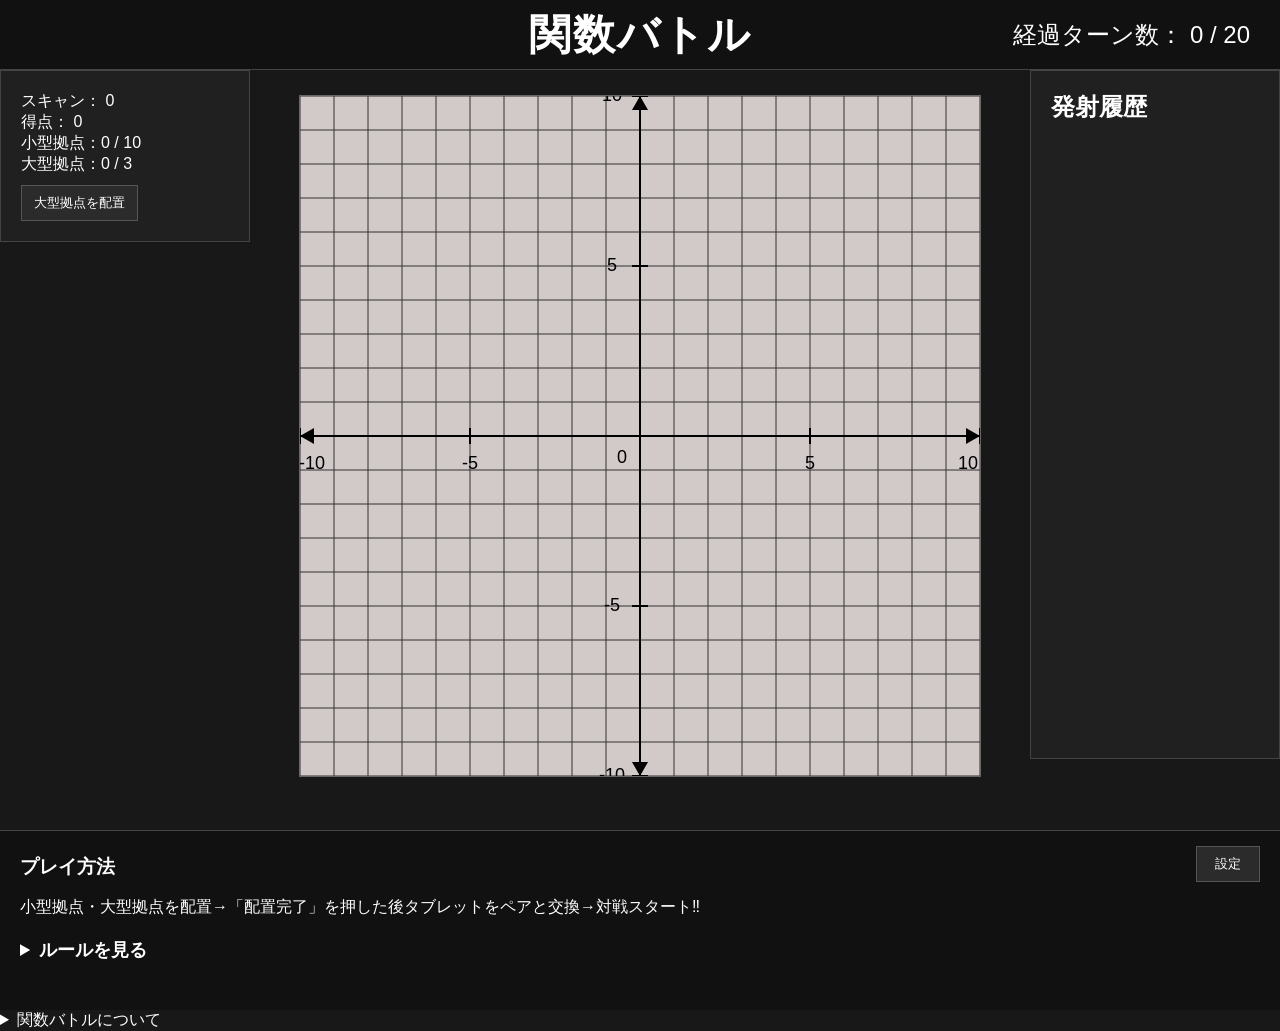
<file: index.html>
<!DOCTYPE html>
<html lang="ja">
<head>
    <meta
    name="description"
    content="関数バトルは、一次関数を使って相手の拠点を攻撃する中学生向けの無料数学学習ゲームです。数学学習の導入に適しています。">
    <meta charset="UTF-8">
    <meta name="viewport" content="width=device-width, initial-scale=1.0">

<title>関数バトル｜一次関数を使って対戦する無料学習ゲーム</title>

    <link rel="stylesheet" href="style.css">
</head>

<body>

<header>
    <h1>関数バトル</h1>

    <div class="turnCounter">
        経過ターン数：
        <span id="turn">0</span>
        /
        <span id="turnLimit">20</span>
    </div>
</header>


<div class="container">

    <!-- =====================
         左
         ===================== -->

    <aside class="left">

        <p>
            スキャン：
            <span id="scan">0</span>
        </p>

        <p>
            得点：
            <span id="score">0</span>
        </p>

        <p id="placeCount">
            小型拠点：0 / 10
        </p>

        <p id="largePlaceCount">
            大型拠点：0 / 3
        </p>


        <button id="largePlaceBtn">
            大型拠点を配置
        </button>

        <button id="finishBtn">
            配置完了
        </button>


        <!-- =====================
             通常ビーム
             ===================== -->

        <div id="attackArea">

            <h3>通常ビーム</h3>

            <div class="inputArea">

                y =

                <input
                    type="text"
                    id="a"
                    placeholder="a"
                >

                x +

                <input
                    type="text"
                    id="b"
                    placeholder="b"
                >

            </div>

            <button id="fireBtn">
                発射
            </button>


            <!-- =====================
                 反比例ビーム
                 ===================== -->

            <div class="specialAttack">

                <h3>反比例ビーム</h3>

                <div class="inputArea">

                    y =

                    <input
                        type="number"
                        id="inverseA"
                        placeholder="a"
                    >

                    / x +

                    <input
                        type="number"
                        id="inverseB"
                        placeholder="b"
                    >

                </div>

                <button id="inverseFireBtn">
                    発射
                </button>

            </div>


            <!-- =====================
                 スキャンビーム
                 ===================== -->

            <div class="specialAttack">

                <h3>スキャンビーム</h3>

                <div class="inputArea">

                    x =

                    <input
                        type="number"
                        id="scanX"
                        placeholder="x"
                    >

                </div>

                <button id="scanFireBtn">
                    スキャン
                </button>

            </div>


<button
    id="revealRemainingBtn"
    style="display: none;"
>
    残りの拠点を確認
</button>

        </div>

    </aside>


    <!-- =====================
         中央
         ===================== -->

    <main class="center">

        <canvas
            id="gameCanvas"
            width="680"
            height="680">
        </canvas>

    </main>


    <!-- =====================
         右
         ===================== -->

    <aside class="right">

        <h2>発射履歴</h2>

        <div id="log"></div>

    </aside>

</div>


<!-- =====================
     ルール
     ===================== -->

<footer>

    <button id="settingsBtn">
        設定
    </button>

        <h3>プレイ方法</h3>

    <p>
        小型拠点・大型拠点を配置→「配置完了」を押した後タブレットをペアと交換→対戦スタート‼
    </p>

     <details class="rules">

        <summary>
            ルールを見る
        </summary>


        <div class="rulesContent">

    <p>
        関数を発射して相手の拠点を探し出そう。
    </p>

    <p>
        通常ビーム y=ax+b は1ターン消費します。
        同じ式は再使用してもターンを消費しません。
    </p>

    <p>
        同じ傾きの通常ビームは5回まで使用できます。
    </p>

    <p>
        小型拠点は通常ビームを正確に当てることで破壊できます。
    </p>

    <p>
        反比例ビーム y=a/x+b は2ターン消費します。
        小型拠点はビームから±1以内で発見できます。
    </p>

    <p>
        スキャンビーム x=○ はスキャン権を1消費し、
        ターンを消費せずに使用できます。
    </p>

    <p>
        反比例ビーム・スキャンビームが大型拠点の枠または内部に触れると、
        大型拠点全体が可視化されます。
    </p>

    <p>
        大型拠点は2つの頂点に命中すると破壊されます。
        大型拠点を破壊するとスキャン権を1獲得します。
    </p>

    <p>
        制限ターン終了時に得点の多いプレイヤーが勝利します。
        すべての拠点を破壊した場合は、
        破壊までの消費ターンが少ないプレイヤーが勝利します。
    </p>

            </div>

    </details>

</footer>

<details class="aboutGame">

    <summary>
        関数バトルについて
    </summary>

    <p>
        関数バトルは、中学生向けの一次関数学習ゲームです。
        y=ax+bの一次関数を使って相手の拠点を探し、
        数学をゲーム感覚で学べます。関数バトルは、中学校で
        習う一次関数をゲーム形式で楽しく学べる数学学習ゲームです。
        退屈になりがちなグラフの計算（y=ax+b）を、対戦型の
        シューティングゲーム感覚でプレイすることで、自然と傾きや
        切片の概念が身につきます。学校の授業のタブレット学習や、
        自宅での復習におすすめの無料ゲームです。
    </p>

</details>

<!-- =====================
     タブレット交換画面
     ===================== -->

<div id="swapScreen">

    <div id="swapMessage">

        <p>
            タブレットを交換してください
        </p>

        <button id="showGameBtn">
            交換したらゲームを表示
        </button>

    </div>

</div>


<!-- =====================
     設定画面
     ===================== -->

<div id="settingsScreen">

    <div id="settingsBox">

        <h2>ゲーム設定</h2>

        <label>
            小型拠点数
            <input
                type="number"
                id="settingSmall"
                min="1"
                max="20"
            >
        </label>

        <label>
            大型拠点数
            <input
                type="number"
                id="settingLarge"
                min="1"
                max="10"
            >
        </label>

        <label>
            制限ターン
            <input
                type="number"
                id="settingTurns"
                min="5"
                max="100"
            >
        </label>

        <div class="settingsButtons">

            <button id="saveSettingsBtn">
                保存
            </button>

            <button id="cancelSettingsBtn">
                キャンセル
            </button>

        </div>

    </div>

</div>


<script src="script.js"></script>

</body>
</html>
</file>
<file: style.css>
*{
    margin:0;
    padding:0;
    box-sizing:border-box;
}


body{

    background:#181818;

    color:white;

    font-family:sans-serif;

    min-height:100vh;

}


/* =====================
   ヘッダー
   ===================== */

header{

    background:#111;

    color:white;

    height:70px;

    display:flex;

    justify-content:center;

    align-items:center;

    position:relative;

    border-bottom:1px solid #444;

}


header h1{

    font-size:42px;

    letter-spacing:2px;

}


.turnCounter{

    position:absolute;

    right:30px;

    font-size:24px;

}


/* =====================
   メイン
   ===================== */

.container{

    display:flex;

    align-items:flex-start;

    min-height:760px;

}


.left,
.right{

    background:#202020;

    border:1px solid #444;

    padding:20px;

}


.left{

    width:250px;

}


.center{

    flex:1;

    background:#181818;

    display:flex;

    justify-content:center;

    align-items:flex-start;

    padding-top:25px;

}


.right{

    width:250px;

}


/* =====================
   Canvas
   ===================== */

canvas{

    background:#111;

    border:1px solid #666;

    display:block;

}


/* =====================
   ボタン
   ===================== */

button{

    background:#2b2b2b;

    color:white;

    border:1px solid #555;

    padding:8px 12px;

    cursor:pointer;

}


button:hover{

    background:#3a3a3a;

}


.left button{

    margin-top:10px;

}


#largePlaceBtn{

    display:block;

}


#finishBtn{

    display:none;

}


/* =====================
   入力
   ===================== */

.inputArea{

    margin-top:10px;

}


input{

    background:#111;

    color:white;

    border:1px solid #555;

    padding:6px;

    width:65px;

}


/* =====================
   攻撃エリア
   ===================== */

#attackArea{

    display:none;

}


.specialAttack{

    margin-top:30px;

    padding-top:15px;

    border-top:1px solid #444;

}


.specialAttack h3{

    margin-bottom:5px;

}


/* =====================
   もう一度対戦
   ===================== */

#rematchBtn{

    display:none;

    margin-top:25px;

    width:100%;

    padding:12px;

    font-size:16px;

}


/* =====================
   発射履歴
   ===================== */

#log{

    margin-top:15px;

    height:600px;

    overflow-y:auto;

}


#log div{

    padding:5px;

}


/* =====================
   フッター・ルール
   ===================== */

footer{

    position:relative;

    background:#111;

    color:white;

    border-top:1px solid #444;

    padding:20px;

    min-height:180px;

    line-height:1.7;

}


footer h3{

    margin-bottom:10px;

}


footer p{

    margin-bottom:10px;

}


/* =====================
   設定ボタン
   ===================== */

#settingsBtn{

    position:absolute;

    top:15px;

    right:20px;

    padding:8px 18px;

}


/* =====================
   タブレット交換画面
   ===================== */

#swapScreen{

    position:fixed;

    top:0;

    left:0;

    width:100vw;

    height:100vh;

    background:#080808;

    z-index:99999;

    display:none;

    align-items:center;

    justify-content:center;

}


#swapMessage{

    color:white;

    text-align:center;

    font-size:24px;

}


#showGameBtn{

    display:block;

    margin:30px auto 0;

    padding:14px 28px;

    font-size:18px;

    cursor:pointer;

    background:#222;

    color:white;

    border:1px solid #555;

}


/* =====================
   設定画面
   ===================== */

#settingsScreen{

    position:fixed;

    top:0;

    left:0;

    width:100vw;

    height:100vh;

    background:rgba(0,0,0,0.85);

    z-index:100000;

    display:none;

    align-items:center;

    justify-content:center;

}


#settingsBox{

    background:#202020;

    border:1px solid #666;

    padding:30px;

    width:350px;

}


#settingsBox h2{

    margin-bottom:20px;

    text-align:center;

}


#settingsBox label{

    display:flex;

    justify-content:space-between;

    align-items:center;

    margin-bottom:15px;

}


#settingsBox input{

    width:80px;

}


.settingsButtons{

    display:flex;

    justify-content:center;

    gap:15px;

    margin-top:25px;

}

/* =====================
   折り畳みルール
   ===================== */

.rules {

    margin-top: 15px;

}


.rules summary {

    cursor: pointer;

    font-size: 18px;

    font-weight: bold;

    user-select: none;

}


.rulesContent {

    margin-top: 10px;

}
</file>
